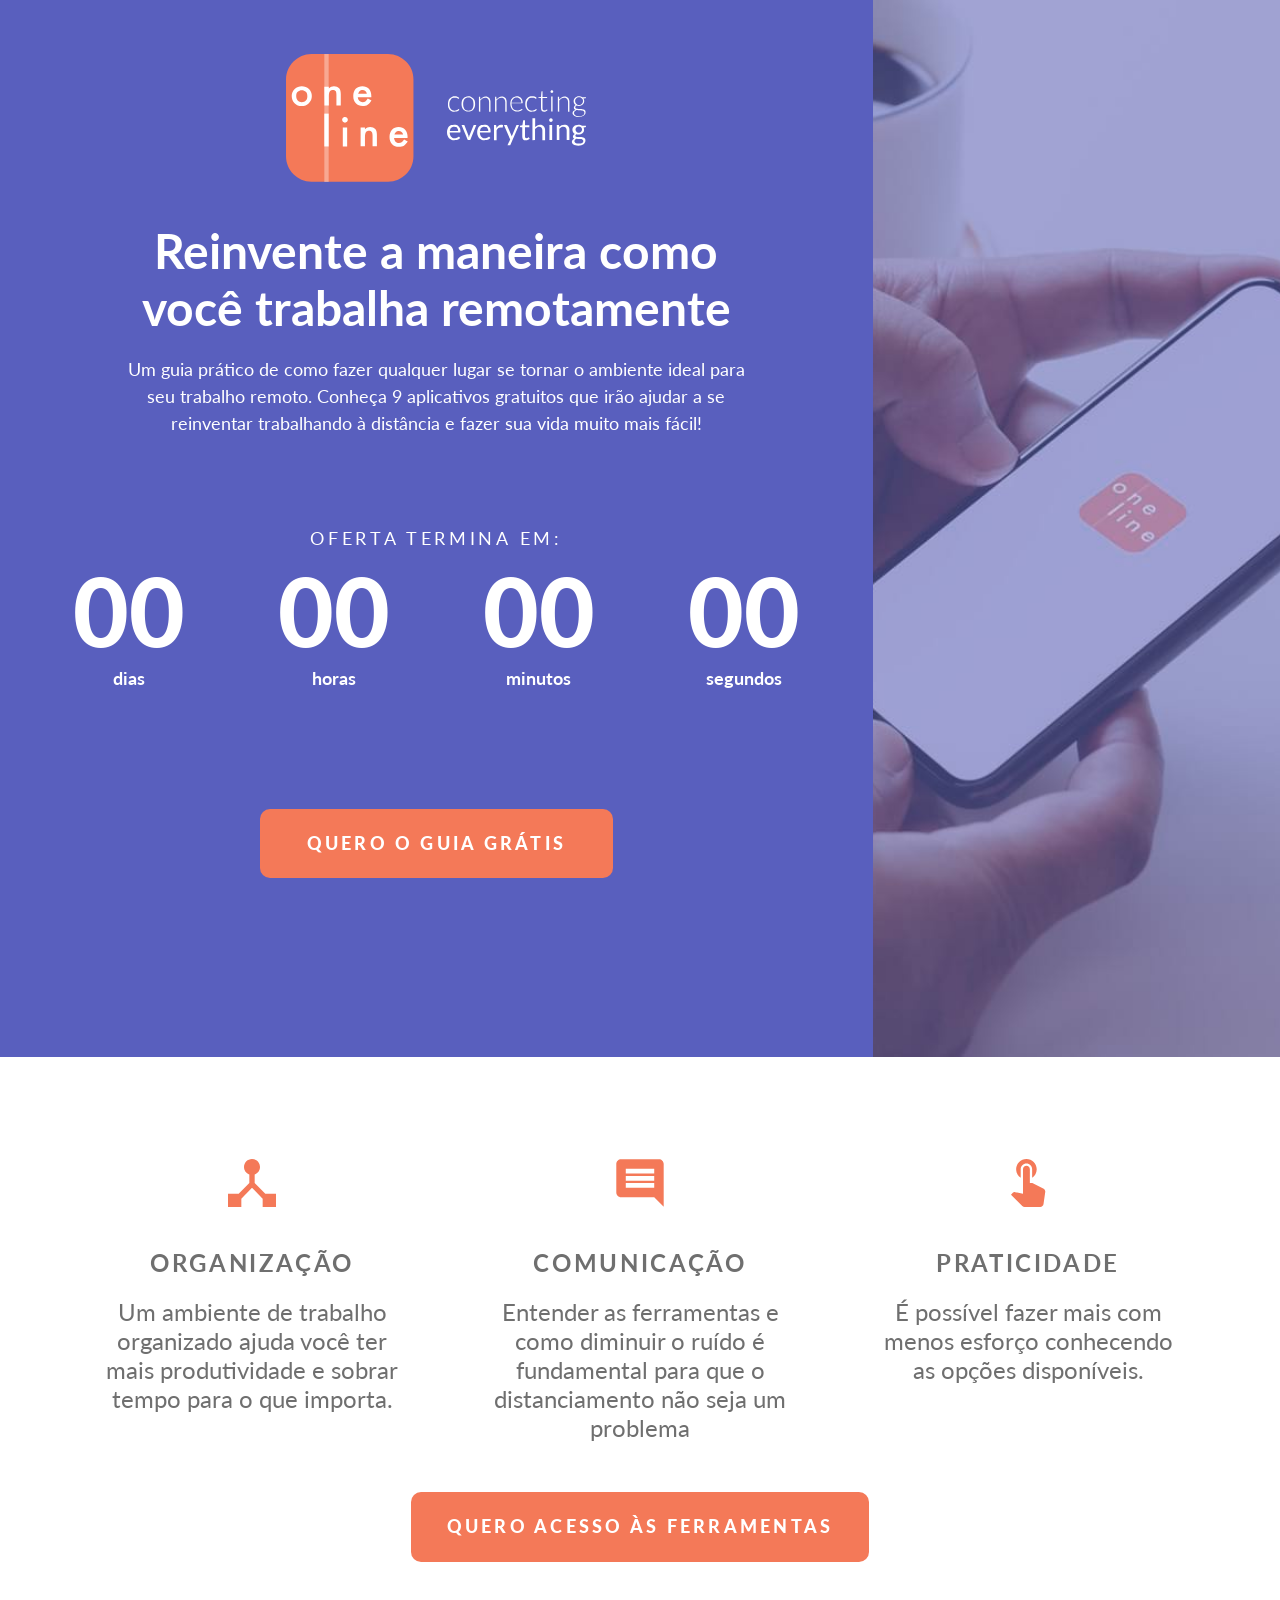
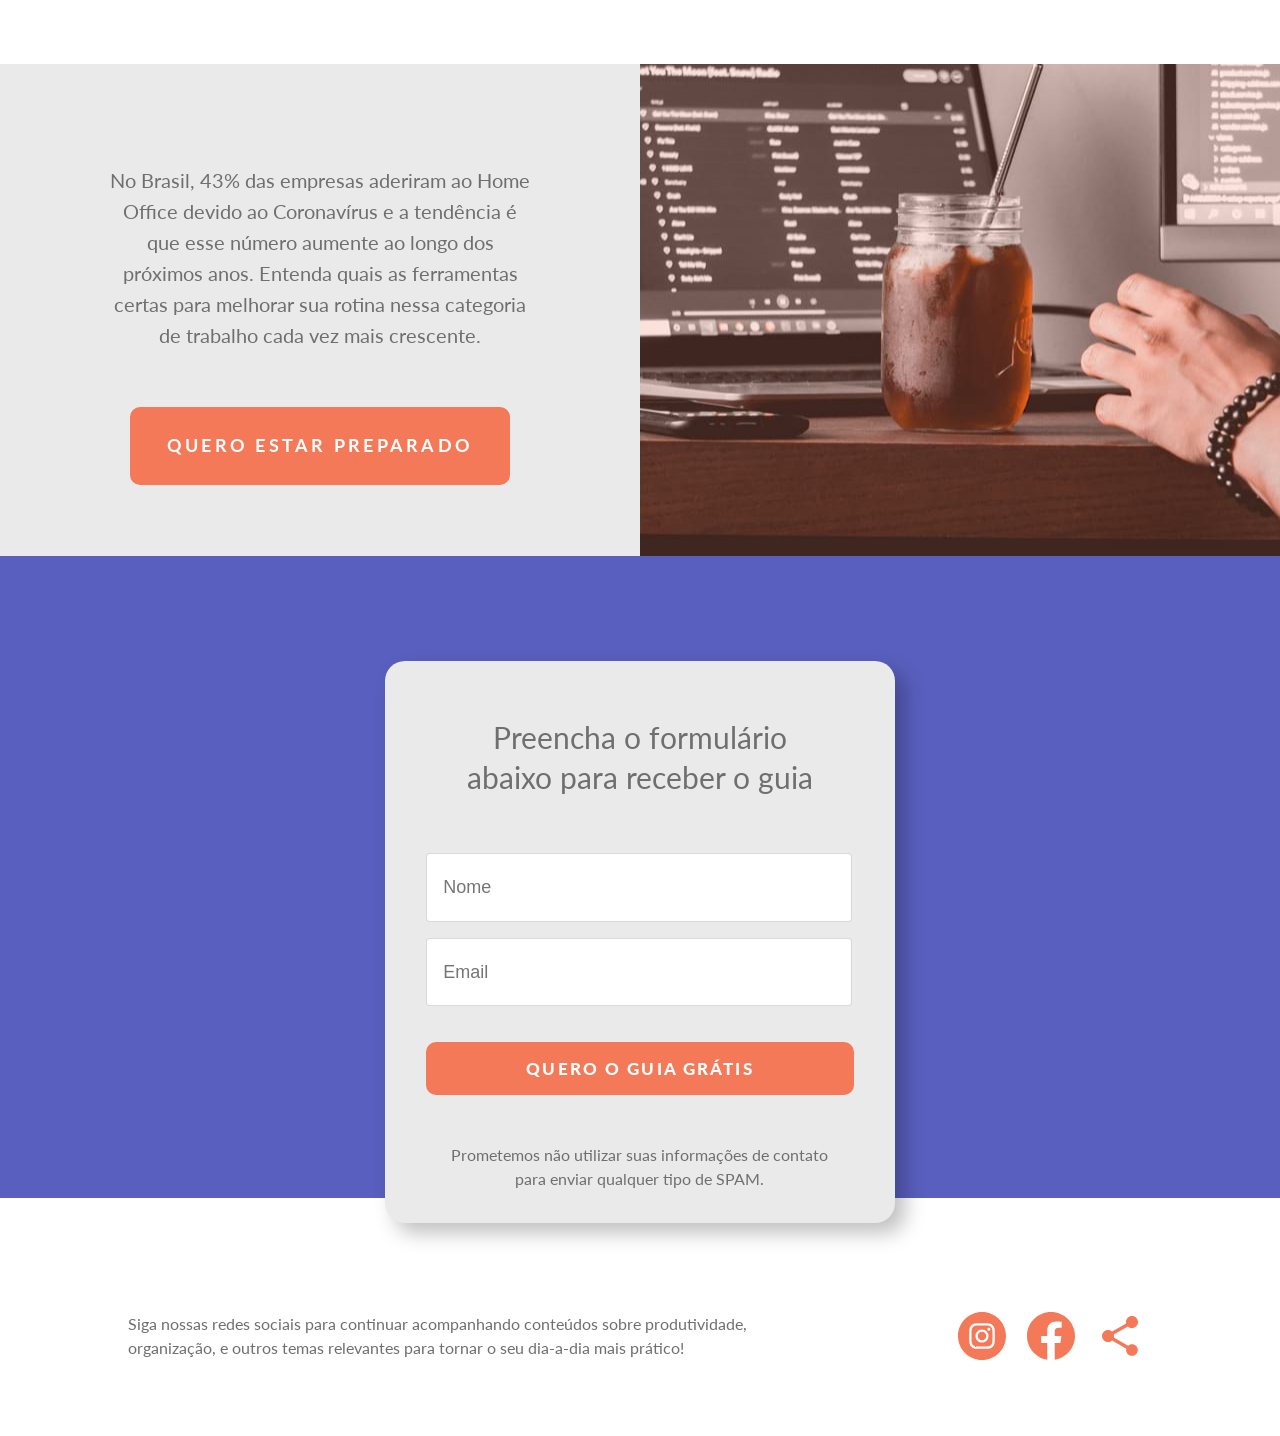
<file: index.html>
<!DOCTYPE html>
<html lang="pt-br">
    <head>
        <!-- Google Tag Manager -->
        <script>(function(w,d,s,l,i){w[l]=w[l]||[];w[l].push({'gtm.start': new Date().getTime(),event:'gtm.js'});var f=d.getElementsByTagName(s)[0],
                    j=d.createElement(s),dl=l!='dataLayer'?'&l='+l:'';j.async=true;j.src='https://www.googletagmanager.com/gtm.js?id='+i+dl;f.parentNode.insertBefore(j,f);
                })
                (window,document,'script','dataLayer','GTM-NMDZZ6T');
        </script>
        <!-- End Google Tag Manager -->

        <meta charset="utf-8"></meta>
        <meta name="viewport" content="width=device-width, initial-scale=1">
        <meta name="description" content="Reinvente a maneira como você trabalha remotamente"></meta>
        <title>One Line - Connecting Everything</title>

        <!-- LINKS -->
        <link rel="shortcut icon" href="./img/favicon.ico" type="image/x-icon">
        <link href="https://fonts.googleapis.com/css2?family=Lato:wght@300;400&display=swap" rel="stylesheet">
        <link rel="stylesheet" href="https://cdnjs.cloudflare.com/ajax/libs/font-awesome/4.7.0/css/font-awesome.min.css">
        <link rel="stylesheet" href="./css/index.css">
        <link rel="stylesheet" href="./css/countdown.css">
        
        <!-- SCRIPT JS -->
        <script src="./js/jquery-3.1.1.min.js"></script>
        <script src="./js/jquery-2.2.0.countdown.min.js"></script>
    </head>

    <body>
        <!-- Google Tag Manager (noscript) -->
        <noscript><iframe title="Google Tag Manager"src="https://www.googletagmanager.com/ns.html?id=GTM-NMDZZ6T" height="0" width="0" style="display:none;visibility:hidden"></iframe></noscript>
        <!-- End Google Tag Manager (noscript) -->

        <section class="sectionOne">
            <div class="divHeader">
                <div class="divLogo">
                    <img class="logo" src="./svg/logo2.svg" alt="Logo">
                    <h1>Reinvente a maneira como você trabalha remotamente</h1>
                    <p>Um guia prático de como fazer qualquer lugar se tornar o ambiente ideal para seu trabalho remoto. Conheça 9 aplicativos gratuitos que irão ajudar a se reinventar trabalhando à distância e fazer sua vida muito mais fácil! </p>
                    <h2>OFERTA TERMINA EM:</h2>

                    <!-- Countdown -->
                    <div class="div-countdown">
                        <ul id="countdown" class="countdown">
                            <li><span id="days"    class="countdown_time">00</span><span class="countdown_label">dias</span></li>
                            <li><span id="hours"   class="countdown_time">00</span><span class="countdown_label">horas</span></li>
                            <li><span id="minutes" class="countdown_time">00</span><span class="countdown_label">minutos</span></li>
                            <li><span id="seconds" class="countdown_time">00</span><span class="countdown_label">segundos</span></li>
                        </ul>
                    </div>

                    <button title="Botão para ir ao formulário do EBOOK"><a href="#download-tool">QUERO O GUIA GRÁTIS</a></button>
                </div>
                <div class="divImgHeader">
                </div>
            </div>
        </section>

        <section class="sectionTwo">
            <div class="divSectionTwo">
                <div class="divIcon">
                    <img class="icon" src="./svg/organizacao.svg" alt="Organização">
                    <h3>ORGANIZAÇÃO</h3>
                    <p>Um ambiente de trabalho organizado ajuda você ter mais produtividade e sobrar tempo para o que importa.</p>
                </div>

                <div class="divIcon">
                    <img class="icon" src="./svg/comunicacao.svg" alt="Comunicação">
                    <h3>Comunicação</h3>
                    <p>Entender as ferramentas 
                        e como diminuir o ruído
                        é fundamental para que o distanciamento não seja 
                        um problema</p>
                </div>

                <div class="divIcon">
                    <img class="icon" src="./svg/praticidade.svg" alt="Praticidade">
                    <h3>Praticidade</h3>
                    <p>É possível fazer mais com menos esforço conhecendo as opções disponíveis.</p>
                </div>
            </div>
            <div id="botaoFerramentas" class="divButtonFerramentas">
                <button aria-labelledby="botaoFerramentas" class="buttonFerramentas" ><a href="#download-tool">QUERO ACESSO ÀS FERRAMENTAS</a></button>
            </div>
        </section>

        <section class="sectionThree">
            <div class="divSectionThree">
                <div class="divSectionThreeText">
                    <p>No Brasil, 43% das empresas aderiram ao 
                        Home Office devido ao Coronavírus e a tendência é que esse número aumente ao longo dos próximos anos. Entenda quais as ferramentas certas para melhorar sua rotina nessa categoria de trabalho cada vez mais crescente.</p>
                         <button class="buttonQuero" ><a href="#download-tool">QUERO ESTAR PREPARADO</a></button>
                    </div>
                    <div class="divSectionImg"></div>
            </div>
        </section>


        <section id="download-tool" class="sectionFour">
            <div class="divForm">

                <h3 aria-labelledby="download-tool" class="">Preencha o formulário abaixo para receber o guia</h3>
  
                <form
                  method="POST"
                  action="https://smtl.gama.academy/leads/db22b662-915e-11ea-9e98-2f3c29e0891c"
                >
                  <div id="inputName" class="form-group">
                    <input
                      name="name"
                      type="text"
                      placeholder="Nome"
                      pattern="^\D{2,}\s[\D\s]{2,}$"
                      title="Campo para seu nome completo"
                      class="form-control form-control-lg"
                      required
                      aria-label="Digite seu nome completo"
                      aria-labelledby="inputName download-tool"                      
                    />
                  </div>
  
                  <div id="inputEmail" class="form-group">
                    <input
                      name="email"
                      type="email"
                      placeholder="Email"
                      title="Campo para um email válido"
                      class="form-control form-control-lg"
                      required
                      aria-label="Campo para um email válido"
                      aria-labelledby="inputEmail download-tool"                      
                    />
                  </div>
  
                  <input
                    name="redirectTo"
                    type="hidden"
                    value="https://lifeoneline.com.br/thankyou"
                  />
  
                  <!-- <input name="debugMode" type="hidden" value="true"/> -->
  
                  <button title="Envia formulário para receber EBOOK" aria-labelledby="download-tool" type="submit" class="btn btn-lg btn-block button-submit mb-4" >QUERO O GUIA GRÁTIS</button>
  
                  <p class="text-center text-muted" aria-labelledby="download-tool">Prometemos não utilizar suas informações de contato para enviar qualquer tipo de SPAM.</p>
  
                </form>
              </div>
        </section>
        <footer>
                <div aria-labelledby="texto_footer" class="footerText">
                    <p id="texto_footer" class="texto_footer">Siga nossas redes sociais para continuar acompanhando conteúdos sobre produtividade, organização, e outros temas relevantes para tornar o seu dia-a-dia mais prático!</p>
                </div>

                <div class="socialIcons">
                    <ul>
                        <li><a href="https://www.instagram.com/oneline.life/" target="_blank" rel="noopener" ><img src='./svg/instagram.svg' alt="icon Instagram"/></a></li>                  
                        <li><a href="https://www.facebook.com/oneline.life/" target="_blank" rel="noopener" ><img src='./svg/facebook.svg' alt="icon Facebook"/></a></li>
                        <!-- Share -->
                        <li data-href="https://www.facebook.com/oneline.life/" data-layout="button" data-size="small"> 
                            <a target="_blank" rel="noopener" OnClick="window.open(this.href,'targetWindow','toolbar=no,location=0,status=no,menubar=no,scrollbars=yes,resizable=yes,width=600,height=250'); return false;" href="https://www.facebook.com/sharer/sharer.php?u=https%3A%2F%2Fwww.facebook.com%2Foneline.life%2F&src=sdkpreparse" class="fb-xfbml-parse-ignore">
                                <img src='img/share.svg' alt="icon share" />
                            </a>
                        </li>
                    </ul>
                </div>
        </footer>

        <script src="./js/countdown.js"></script>
    </body>
</html>
</file>
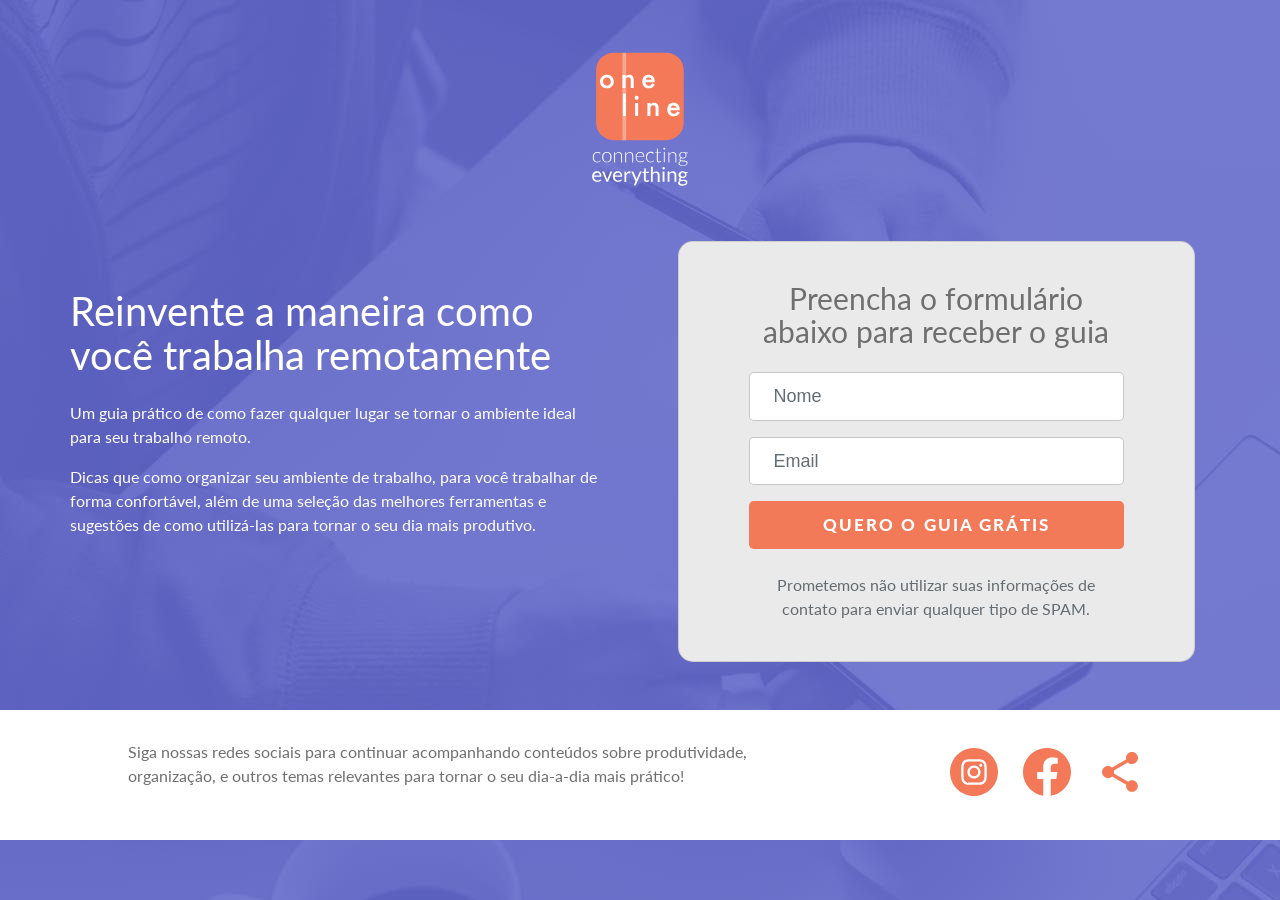
<file: home.html>
<!DOCTYPE html>
<html lang="en">
  <head>
    <!-- Google Tag Manager -->
    <script>(function(w,d,s,l,i){w[l]=w[l]||[];w[l].push({'gtm.start': new Date().getTime(),event:'gtm.js'});var f=d.getElementsByTagName(s)[0],
              j=d.createElement(s),dl=l!='dataLayer'?'&l='+l:'';j.async=true;j.src='https://www.googletagmanager.com/gtm.js?id='+i+dl;f.parentNode.insertBefore(j,f);
            })
            (window,document,'script','dataLayer','GTM-NMDZZ6T');
    </script>
    <!-- End Google Tag Manager -->

    <meta charset="UTF-8" />
    <meta name="viewport" content="width=device-width, initial-scale=1.0" />
    <title>One Line - Connecting Everything</title>
    <link rel="shortcut icon" href="./img/favicon.ico" type="image/x-icon">
    
    <link href="https://fonts.googleapis.com/css2?family=Lato:wght@300;400&display=swap" rel="stylesheet">
    <link rel="stylesheet" href="./css/bootstrap.min.css" />
    <link rel="stylesheet" href="./css/home.css" />
  </head>

  <body>
    <!-- Google Tag Manager (noscript) -->
    <noscript><iframe src="https://www.googletagmanager.com/ns.html?id=GTM-NMDZZ6T" height="0" width="0" style="display:none;visibility:hidden"></iframe></noscript>
    <!-- End Google Tag Manager (noscript) -->

    <header class="header mb-5">
      <div class="mx-auto pt-5 logo-box">
        <img class="logo" src="img/logo.svg" alt="logo">
      </div>
    </header>

    <main class="container">
      <section class="row">
<div class="col-md left-panel mt-5">
          <h1 class="mb-4">Reinvente a maneira como você trabalha remotamente</h1>

          <p class="mb-3">
            Um guia prático de como fazer qualquer lugar se tornar o ambiente ideal para seu trabalho remoto.
          </p>

          <p class="mb-3">
            Dicas que como organizar seu ambiente de trabalho, para você trabalhar de forma confortável, além de uma seleção das melhores ferramentas e sugestões de como utilizá-las para tornar o seu dia mais produtivo.
          </p>
        </div>

        <div class="col-md">
          <div class="card">
            <div class="card-body">

              <h3 class="card-title text-center mb-4">Preencha o formulário abaixo para receber o guia</h3>

              <form
                method="POST"
                action="https://smtl.gama.academy/leads/db22b662-915e-11ea-9e98-2f3c29e0891c"
              >
                <div id="divNome" class="form-group">
                  <input
                    name="name"
                    type="text"
                    placeholder="Nome"
                    pattern="^\D{2,}\s[\D\s]{2,}$"
                    title="Digite seu nome completo"
                    class="form-control form-control-lg"
                    required
                  />
                </div>

                <div id="divEmail" class="form-group">
                  <input
                    name="email"
                    type="email"
                    placeholder="Email"
                    title="Digite um email válido"
                    class="form-control form-control-lg"
                    required
                  />
                </div>

                <input
                  name="redirectTo"
                  type="hidden"
                  value="https://lifeoneline.com.br/thankyou.html"
                />

                <!-- input name="debugMode" type="hidden" value="true"/> -->

                <button type="submit" class="btn btn-lg btn-block button-submit mb-4">QUERO O GUIA GRÁTIS</button>

                <p class="text-center text-muted">Prometemos não utilizar suas informações de contato para enviar qualquer tipo de SPAM.</p>

              </form>
            </div>
          </div>
        </div>
      </section>
    </main>

    <footer class="footer container-full mt-5">
      <div>
        <div class="row">
          <div class="col-md-7 col-xs-12 divFooter">
            <p>Siga nossas redes sociais para continuar acompanhando conteúdos sobre produtividade, organização, e outros temas relevantes para tornar o seu dia-a-dia mais prático!</p>
          </div>

          <div class="redes col-md-5  col-xs-12">
            <ul class="list-inline">
              <li class="list-inline-item">
                <a href="https://www.instagram.com/oneline.life/" target="_blank">
                  <img src="./img/instagram.svg" alt="">
                </a>
              </li>
              <li class="list-inline-item">
                <a href="https://www.facebook.com/oneline.life/" target="_blank">
                  <img src="./img/facebook.svg" alt="">
                </a>
              </li>
              <li class="list-inline-item" data-href="https://www.facebook.com/oneline.life/" data-layout="button" data-size="small">
                <a target="_blank" rel="noopener" OnClick="window.open(this.href,'targetWindow','toolbar=no,location=0,status=no,menubar=no,scrollbars=yes,resizable=yes,width=600,height=250'); return false;" href="https://www.facebook.com/sharer/sharer.php?u=https%3A%2F%2Fwww.facebook.com%2Foneline.life%2F&src=sdkpreparse" class="fb-xfbml-parse-ignore">
                  <img src='img/share.svg' alt="icon share" />
              </a>
              </li>
            </ul>
          </div>
        </div>
      </div>
    </footer>
  </body>
</html>
</file>
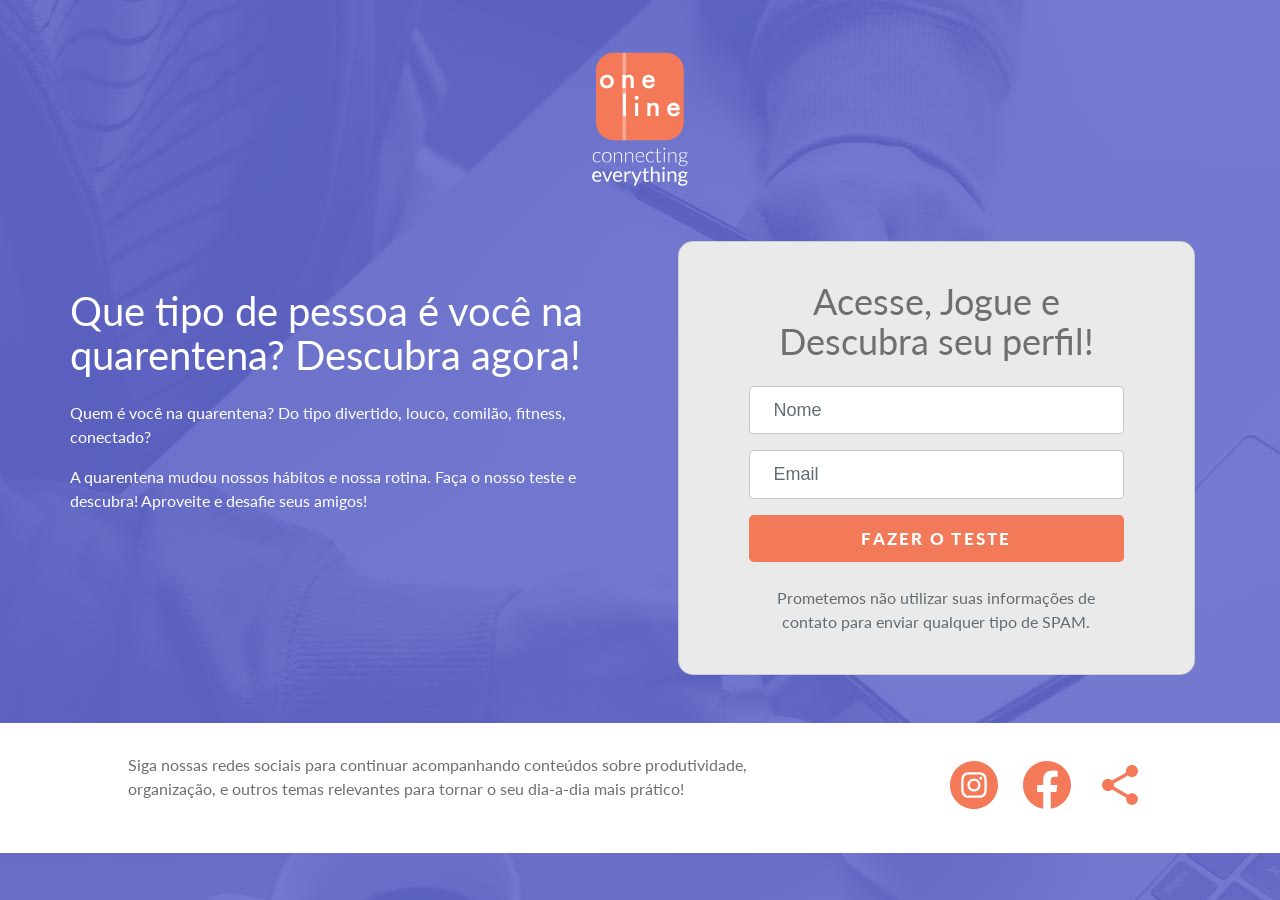
<file: homequiz.html>
<!DOCTYPE html>
<html lang="en">
  <head>
    <!-- Google Tag Manager -->
    <script>(function(w,d,s,l,i){w[l]=w[l]||[];w[l].push({'gtm.start': new Date().getTime(),event:'gtm.js'});var f=d.getElementsByTagName(s)[0],
              j=d.createElement(s),dl=l!='dataLayer'?'&l='+l:'';j.async=true;j.src='https://www.googletagmanager.com/gtm.js?id='+i+dl;f.parentNode.insertBefore(j,f);
            })
            (window,document,'script','dataLayer','GTM-NMDZZ6T');
    </script>
    <!-- End Google Tag Manager -->

    <meta charset="UTF-8" />
    <meta name="viewport" content="width=device-width, initial-scale=1.0" />
    <title>One Line - Connecting Everything</title>
    <link rel="shortcut icon" href="./img/favicon.ico" type="image/x-icon">
    
    <link href="https://fonts.googleapis.com/css2?family=Lato:wght@300;400&display=swap" rel="stylesheet">
    <link rel="stylesheet" href="./css/bootstrap.min.css" />
    <link rel="stylesheet" href="./css/homequiz.css" />
  </head>

  <body>
    <!-- Google Tag Manager (noscript) -->
    <noscript><iframe src="https://www.googletagmanager.com/ns.html?id=GTM-NMDZZ6T" height="0" width="0" style="display:none;visibility:hidden"></iframe></noscript>
    <!-- End Google Tag Manager (noscript) -->

    <header class="header mb-5">
      <div class="mx-auto pt-5 logo-box">
        <img class="logo" src="img/logo.svg" alt="logo">
      </div>
    </header>

    <main class="container">
      <section class="row">
        <div class="col-md left-panel mt-5">
          <h1 class="mb-4">Que tipo de pessoa é você na quarentena? Descubra agora!</h1>

          <p class="mb-3">
            Quem é você na quarentena? Do tipo divertido, louco, comilão, fitness, conectado?
          </p>
          <p class="mb-3">
            A quarentena mudou nossos hábitos e nossa rotina. Faça o nosso teste e descubra! Aproveite e desafie seus amigos!
          </p>
        </div>

        <div class="col-md">
          <div class="card">
            <div class="card-body">

              <h3 class="card-title text-center mb-4">Acesse, Jogue e Descubra seu perfil!</h3>

              <form
                method="POST"
                action="https://smtl.gama.academy/leads/db22b662-915e-11ea-9e98-2f3c29e0891c"
              >
                <div id="divNome" class="form-group">
                  <input
                    name="name"
                    type="text"
                    placeholder="Nome"
                    pattern="^\D{2,}\s[\D\s]{2,}$"
                    title="Digite seu nome completo"
                    class="form-control form-control-lg"
                    required
                  />
                </div>

                <div id="divEmail" class="form-group">
                  <input
                    name="email"
                    type="email"
                    placeholder="Email"
                    title="Digite um email válido"
                    class="form-control form-control-lg"
                    required
                  />
                </div>

                <input
                  name="redirectTo"
                  type="hidden"
                  value="https://www.tryinteract.com/share/quiz/5ebcfb8a015d3200143954c7"
                />

                <!-- input name="debugMode" type="hidden" value="true"/> -->

                <button type="submit" class="btn btn-lg btn-block button-submit mb-4">FAZER O TESTE</button>

                <p class="text-center text-muted">Prometemos não utilizar suas informações de contato para enviar qualquer tipo de SPAM.</p>

              </form>
            </div>
          </div>
        </div>
      </section>
    </main>

    <footer class="footer container-full mt-5">
      <div>
        <div class="row">
          <div class="col-md-7 col-xs-12 divFooter">
            <p>Siga nossas redes sociais para continuar acompanhando conteúdos sobre produtividade, organização, e outros temas relevantes para tornar o seu dia-a-dia mais prático!</p>
          </div>

          <div class="redes col-md-5  col-xs-12">
            <ul class="list-inline">
              <li class="list-inline-item">
                <a href="https://www.instagram.com/oneline.life/" target="_blank">
                  <img src="./img/instagram.svg" alt="">
                </a>
              </li>
              <li class="list-inline-item">
                <a href="https://www.facebook.com/oneline.life/" target="_blank">
                  <img src="./img/facebook.svg" alt="">
                </a>
              </li>
              <li class="list-inline-item" data-href="https://www.facebook.com/oneline.life/" data-layout="button" data-size="small">
                <a target="_blank" rel="noopener" OnClick="window.open(this.href,'targetWindow','toolbar=no,location=0,status=no,menubar=no,scrollbars=yes,resizable=yes,width=600,height=250'); return false;" href="https://www.facebook.com/sharer/sharer.php?u=https%3A%2F%2Fwww.facebook.com%2Foneline.life%2F&src=sdkpreparse" class="fb-xfbml-parse-ignore">
                  <img src='img/share.svg' alt="icon share" />
              </a>
              </li>
            </ul>
          </div>
        </div>
      </div>
    </footer>
  </body>
</html>
</file>
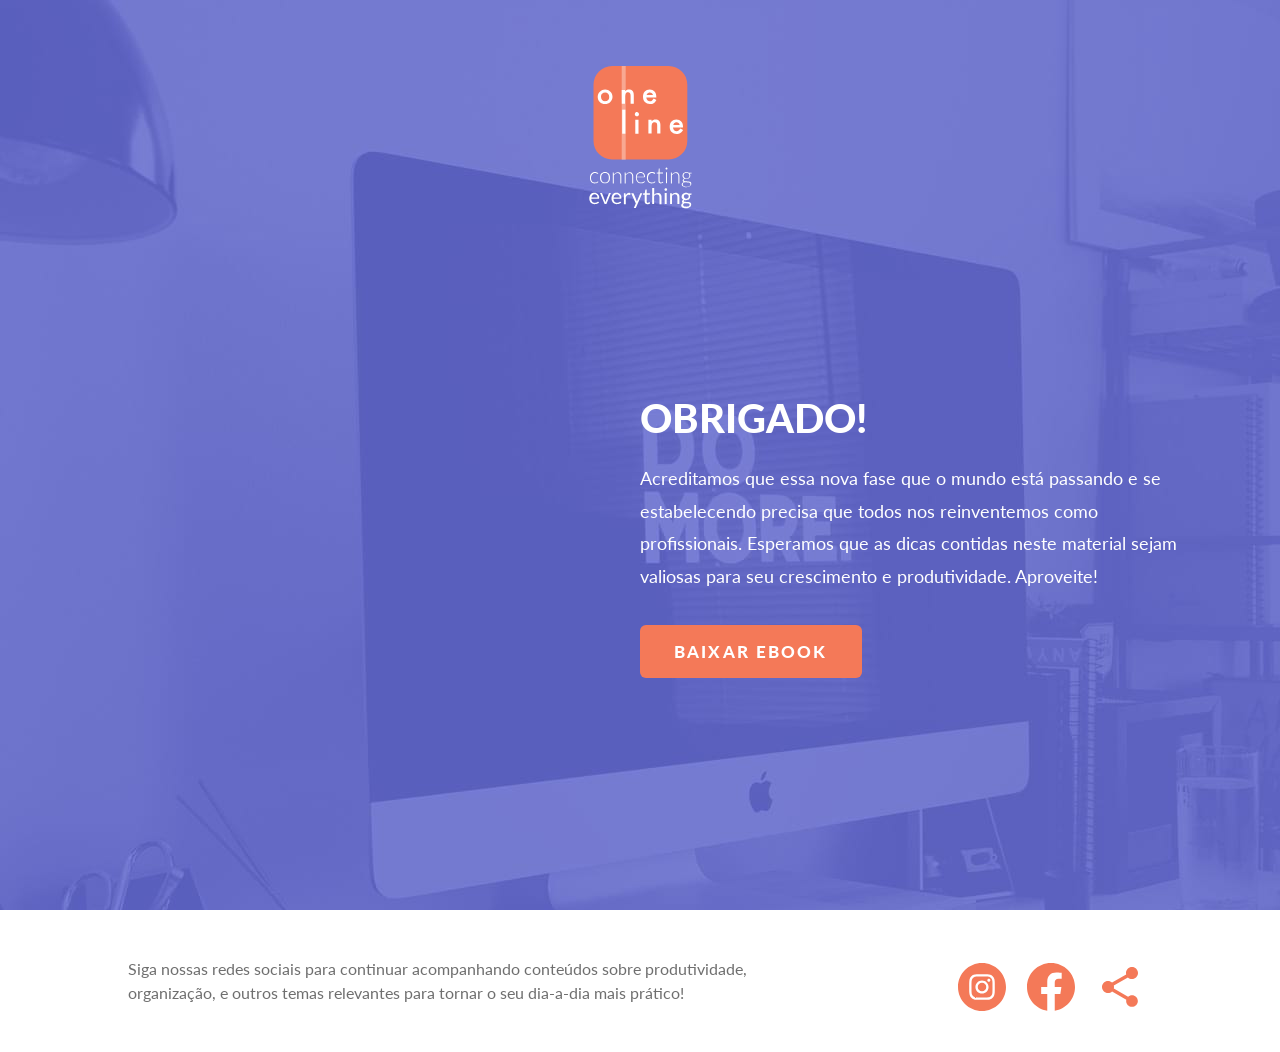
<file: thankyou.html>
<!DOCTYPE html>

<html lang="pt-br">

<head>
    <!-- Google Tag Manager -->
    <script>(function (w, d, s, l, i) {
            w[l] = w[l] || []; w[l].push({ 'gtm.start': new Date().getTime(), event: 'gtm.js' }); var f = d.getElementsByTagName(s)[0],
                j = d.createElement(s), dl = l != 'dataLayer' ? '&l=' + l : ''; j.async = true; j.src = 'https://www.googletagmanager.com/gtm.js?id=' + i + dl; f.parentNode.insertBefore(j, f);
        })
            (window, document, 'script', 'dataLayer', 'GTM-NMDZZ6T');
    </script>
    <!-- End Google Tag Manager -->

    <meta charset="utf-8">
    </meta>
    <meta name="viewport" content="width=device-width, initial-scale=1">
    <meta name="description" content="Obrigada - Reinvente a maneira como você trabalha remotamente">
    </meta>
    <title>One Line - Connecting Everything</title>
    <link rel="shortcut icon" href="./img/favicon.ico" type="image/x-icon">
    <link href="https://fonts.googleapis.com/css2?family=Lato:wght@300;400&display=swap" rel="stylesheet">
    <link rel="stylesheet" href="https://cdnjs.cloudflare.com/ajax/libs/font-awesome/4.7.0/css/font-awesome.min.css">
    <link rel="stylesheet" href="css/thankyou.css">
</head>

<body>
    <!-- Google Tag Manager (noscript) -->
    <noscript><iframe src="https://www.googletagmanager.com/ns.html?id=GTM-NMDZZ6T" height="0" width="0" style="display:none;visibility:hidden"></iframe></noscript>
    <!-- End Google Tag Manager (noscript) -->

    <header>
        <img class="logo" src="img/logo.svg" alt="logo">
    </header>
    <section class="container">
        <div class="empetyDiv"></div>
        <div class="textDiv">
            <h1 class="texto_obrigado">OBRIGADO!</h1>
            <p class="texto_agradecimento">Acreditamos que essa nova fase que o mundo está passando e se estabelecendo precisa que todos nos
                reinventemos como profissionais. Esperamos que as dicas contidas neste material sejam valiosas para seu crescimento e produtividade. Aproveite!</p>
            <a href="https://bit.ly/37Bddrr" download=""><button class="botao_ebook">BAIXAR EBOOK</button></a>
        </div>

    </section>

    <footer>
        <div class="footerText">
            <p class="texto_footer">Siga nossas redes sociais para continuar acompanhando conteúdos sobre produtividade, organização, e outros temas relevantes para tornar o seu dia-a-dia mais prático!</p>
        </div>

        <div class="socialIcons">
            <ul>
                <li><a href="https://www.instagram.com/oneline.life/" target="_blank" rel="noopener"><img src='img/instagram.svg' alt="icon Instagram" /></a></li>
                <li><a href="https://www.facebook.com/oneline.life/" target="_blank" rel="noopener"><img src='img/facebook.svg' alt="icon Facebook" /></a></li>

                <!-- Share -->
                <li data-href="https://www.facebook.com/oneline.life/" data-layout="button" data-size="small">
                    <a target="_blank" rel="noopener" OnClick="window.open(this.href,'targetWindow','toolbar=no,location=0,status=no,menubar=no,scrollbars=yes,resizable=yes,width=600,height=250'); return false;" href="https://www.facebook.com/sharer/sharer.php?u=https%3A%2F%2Fwww.facebook.com%2Foneline.life%2F&src=sdkpreparse" class="fb-xfbml-parse-ignore">
                        <img src='img/share.svg' alt="icon share" />
                    </a>
                </li>
            </ul>
        </div>

    </footer>
</body>

</html>
</file>
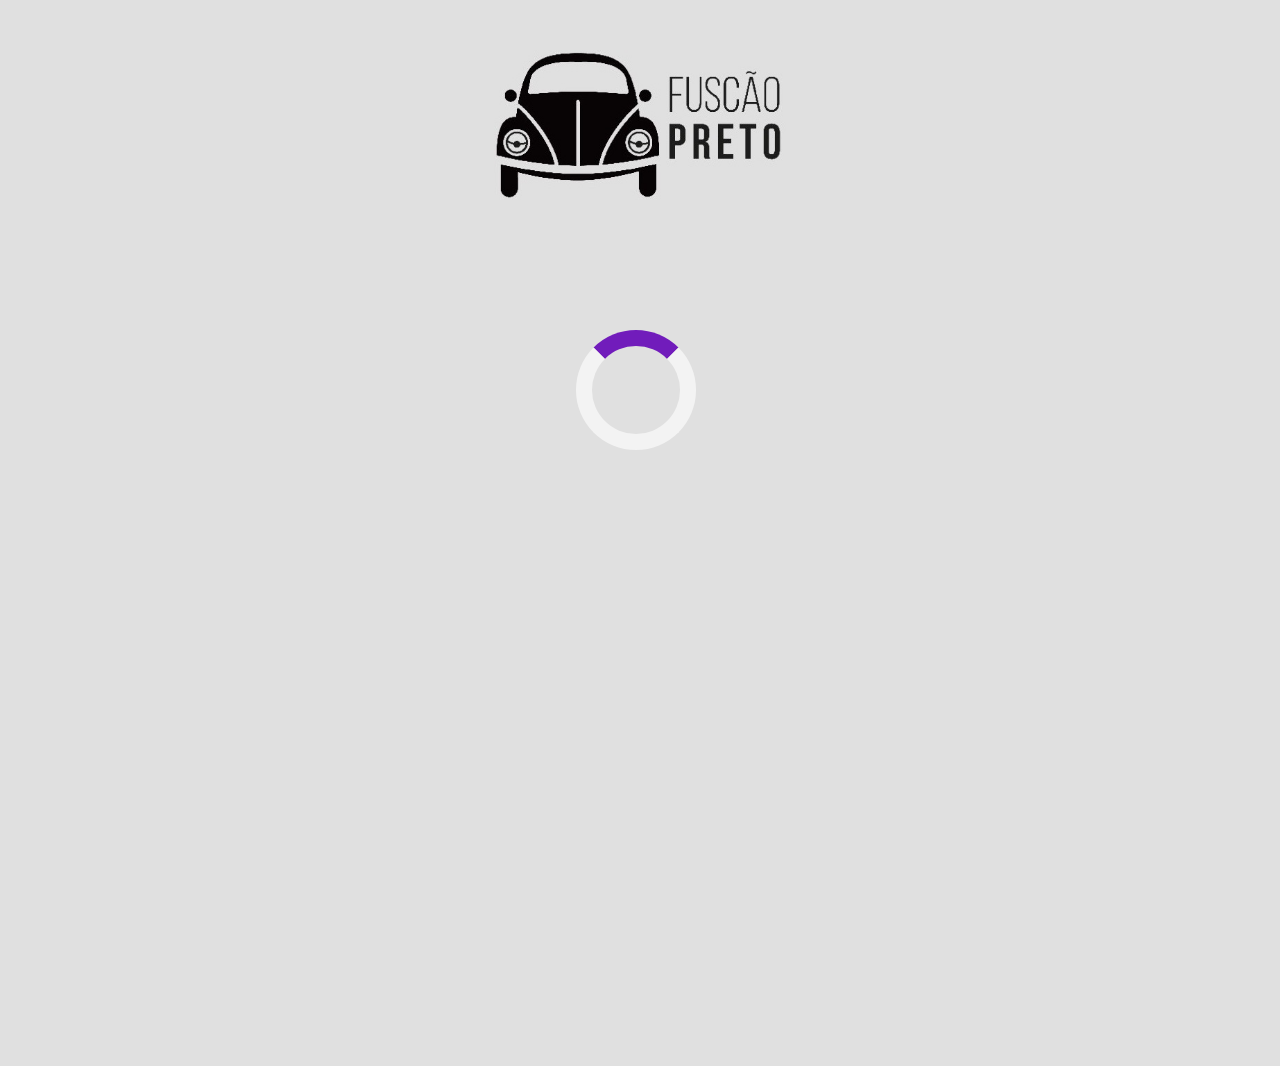
<file: leads/leads.html>
<!DOCTYPE html>
<html lang="en">
    <head>
        <meta charset="utf-8" />
        <title>Leads</title>
        <link rel="stylesheet" href="./css/leads.css">
        <script src="./js/Chart.min.js"></script>
        <script src="./js/vue.min.js"></script>
    </head>
    <body>
        
        <header> 
            <img class="logo" src="./img/logo.jpg" alt="logo">
        </header>

        <section class="container">
            <div id="app">
                <!-- Loading -->
                <div class="loader" :class="{hide: !loading}"></div>

                <div :class="{hide: loading}">
                    <!-- Gráfico de Barras -->
                    <div class="chart-container">
                        <canvas id="graphBarras" width="400" height="300"></canvas>
                    </div>

                    <!-- Gráfico de Pizza -->
                    <div class="chart-container">
                        <canvas id="graphPizza" width="600" height="300"></canvas>
                    </div>

                    <!-- disclaimer -->
                    <div class="disclaimer one-edge-shadow">
                        <p>Dados brutos, podem conter emails duplicados, inválidos, dentre outras coisas.</p>
                        <p>A contagem final pode ser ligeiramente diferente dependendo dos critérios adotatos.</p>
                    </div>
                </div>
            </div>
        </section>

        <script src='./js/leads-vue.js'></script>
    </body>
</html>
</file>
<file: css/index.css>
body, h1, h2, h3, p, ul, button,section  {
	padding: 0px;
    margin: 0px;
    font-weight: normal;
    font-stretch: normal;
    font-style: normal;
    letter-spacing: normal;
    font-family: Lato;
}

button {
    border: none;
    cursor: pointer;
}

img {
    display: block;
    max-width: 100%;
}

html {
    scroll-behavior: smooth;
}

a {
    color: white;
    text-decoration: inherit;
}

.sectionOne{
    display: flex;
    align-items: center;
    text-align: center;
    background-color: #595fbe;
}
.divHeader {
    display: flex;
    width: 100%;
}

.divImgHeader {
    width: 35%;
    background-image: url(../img/phone.jpg);
    background-repeat: no-repeat;
    background-position: center;
    background-size: cover; /* a imagem é um pouco menor em altura */
    background-position: calc(50% - 50px) 50%; /* para ficar na mesma posição que está no zeplin */
}

.divLogo {
    width: 75%;
}
.divLogo h1 {
    font-size: 48px;
    font-weight: bold;
    color: #ffffff;
    width: 599px;
    margin: 0 auto;
}

img.logo {
    width: 300px;
    max-width: 100%;
    max-height: 100%;
}

.logo {
    padding: 53.8px 0 40.2px 0;
    margin: 0 auto;
}


.divLogo p {
    width: 640px;
    font-size: 18px;
    line-height: 1.5;
    color: #ffffff;
    padding: 20px 0 88px 0;
    margin: 0 auto;
}
.divLogo h2 {
    font-size: 18px;
    line-height: 1.5;
    letter-spacing: 3.69px;
    color: #ffffff;
    margin: 0 auto;
}
.divLogo button {
    border-radius: 10px;
    margin-top: 120px;
    padding: 22px 47px;
    background-color: #f47958;
    font-family: Lato;
    font-size: 18px;
    font-weight: 900;
    line-height: 1.43;
    letter-spacing: 3.24px;
    color: #ffffff;
    margin-bottom: 179px;
}


/*SECTION TWO*/

.divSectionTwo {
    display: flex;
}
img.icon {
    width: 48px;
    height: 48px;
    margin: 0 auto;

}
section.sectionTwo {
    padding: 102px;
}
.divSectionTwo h3 {
    width: 219px;
    font-size: 24px;
    font-weight: bold;
    letter-spacing: 2.64px;
    color: #6f6f6f;
    margin: 0 auto;
    padding: 41px 0 20px 0;
    text-transform: uppercase;
}
.divSectionTwo {
    text-align: center;
}
.divSectionTwo {
    display: flex;
    justify-content: center;
}
.divSectionTwo p {
    width: 309px;
    font-size: 24px;
    color: #6f6f6f;
    margin: 0 auto;
    
}

.divIcon{
    padding-right: 79px;
}
.divIcon:last-child {
    padding-right: 0;
}
.socialIcons ul {
    display: flex;
}
.buttonFerramentas {
    border-radius: 10px;
    background-color: #f47958;
    padding: 22px 35.3px;
    font-size: 18px;
    font-weight: 900;
    line-height: 1.43;
    letter-spacing: 3.24px;
    color: #ffffff;
    outline: none;
}

.divButtonFerramentas {
    justify-content: center;
    display: flex;
    padding-top: 50px;
}


/*SECTION 3*/

.divSectionThree {
    display: flex;
    text-align: center;
}
.divSectionThree p {
    width: 426px;
    font-size: 20px;
    line-height: 1.55;
    color: #6f6f6f;
    margin: 0 auto;
}
.divSectionImg{
    background-image: url(../img/computer.jpg);
    background-repeat: no-repeat;
    background-position: center;
}
.divSectionThreeText {
    align-self: center;
    padding: 101px 0 71px 0;
    background-color: #eaeaea;
}
.divSectionThreeText, .divSectionImg {
    width: 50%;
}

.buttonQuero {
    line-height: 1.43;
    letter-spacing: 3.24px;
    color: #ffffff;
    background-color: #f47958;
    margin-top: 56px;
    padding: 26px 37px;
    border-radius: 10px;
    font-size: 1.125em;
    font-weight: bold;
}

/*SECTION 4 */
.sectionFour {
    display: flex;
    justify-content: center;
    background-color: #595fbe;
}
.divForm {
    /* width: 25%; */
    border-radius: 20px;
    box-shadow: 10px 10px 20px 0 rgba(0, 0, 0, 0.25);
    background-color: #eaeaea;
    text-align: center;
    padding: 0 41px;
}

.sectionFour {
    display: flex;
    justify-content: center;
    padding-top: 105px;
}
.sectionFour .divForm h3 {
    font-size: 30px;
    line-height: 1.34;
    color: #6f6f6f;
    padding: 56px 0;
    max-width: 354px;
    margin: 0 auto;
}

#divEmail input, #divNome input {
    -webkit-text-stroke: 0.01px #ffffff;
    font-size: 18px;
    color: #6f6f6f;
}
.form-group {
    margin-bottom: 1rem;
}
.form-control {
    display: block;
    padding-left: 16px;
    font-size: 18px;
    line-height: 1.25;
    color: #464a4c;
    background-color: #fff;
    border: 1px solid rgba(0,0,0,.15);
    border-radius: .25rem;
    padding: 22px 0 22px 16px;
    width: calc(100% - 20px);
}
button.btn.btn-lg.btn-block.button-submit.mb-4 {
    font-size: 17px;
    font-weight: 900;
    letter-spacing: 2.13px;
    color: #ffffff;
    border-radius: 10px;
    background-color: #f47958;
    padding: 16px 100px;
    margin-bottom: 48px;
    margin-top: 20px;
    width: 100%;
}

p.text-center.text-muted {
    width: 411px;
    font-size: 16px;
    line-height: 1.5;
    color: #6f6f6f;
    padding-bottom: 32px;
    margin: 0 auto;
    max-width: 400px;
}




/*FOOTER*/
footer {
    margin-top: -2%;
    display: flex;
    align-items: center;
    justify-content: space-between;
    background-color: #ffffff;
    padding: 106px 10% 68px 10%;
    
}

.socialIcons img {
    width: 48px;
    height: 48px;
    object-fit: contain;
}

footer .texto_footer {
    width: 669px;
    font-size: 16px;
    line-height: 1.5;
    color: #6f6f6f;
}


footer li {
    list-style: none;
    padding: 8px;
}
footer li:not(:last-child) {
    margin-right: 5px;
}

.socialIcons {
    flex-direction: row;
    display: flex;
}


@media all and (max-width: 1175px) { 
    
    .divSectionTwo {
        flex-direction: column;
    }
    .divSectionTwo p {
        padding-bottom: 9%;
    }
    .divIcon {
        padding-right: 0;
    }
    .divButtonFerramentas {
        padding-top: 0;
    }

}

@media all and (max-width: 1055px) { 
    footer {
        flex-wrap: wrap;
        padding-bottom: 50px;
        margin-top: -6%;
    }

    footer p {
        max-width: none;
    }
    footer {
        justify-content: center;
    }
    footer .texto_footer {
        text-align: center;
        padding-top: 25px;
    }
    .socialIcons {
        order: 1;
    }
    .footerText{
        order: 2;
    }
    .divLogo {
        width: 100%;
    }
    .divImgHeader {
        width: 100%;
        height: 300px;
        background-position: 50% 50%;
    }
    .divHeader, .divSectionThree {
        flex-direction: column;
    }
    .divLogo button {
        margin-bottom: 53.8px;
    }
    .divSectionThreeText, .divSectionImg {
        width: 100%;
    }
    .divSectionImg {
        height: 400px;
    }
    
    
}

@media all and (max-width: 820px) { 

    footer .texto_footer {
        width: auto!important;
        max-width: none!important;
   }
   footer .texto_footer {
        text-align: center;
    }

 }
@media all and (max-width: 634px) { 

    .divLogo h1 {
        font-size: 44px;
    }
    .divLogo p, .divSectionTwo p, .divLogo h1, .divSectionThree p , p.text-center.text-muted {
        width: auto;
    }
    .divLogo p {
        padding-left: 20px;
        padding-right: 20px;
    }
    .divLogo button, .buttonFerramentas, .buttonQuero {
        padding: 22px 21px;
    }
    section.sectionTwo, .divSectionThree p {
        padding-left: 20px;
        padding-right: 20px;
    }
    .divForm {
        width: 82%;
        padding: 0 18px;
    }
    footer {
        margin-top: -14%;
    }

}
</file>
<file: css/countdown.css>
#countdown {
    list-style: none;
    padding: 0;
    display: block;
    text-align: center;
}
    
#countdown li { 
    display: inline-block; 
    padding: 0 32px;
}

.countdown_label {
    width: 137px;
    font-family: Lato;
    font-size: 18px;
    font-weight: bold;
    font-stretch: normal;
    font-style: normal;
    line-height: normal;
    letter-spacing: normal;
    color: #ffffff;
    display: block;
}
  
.countdown_time {
    width: 119px;
    font-family: Lato;
    font-size: 96px;
    font-weight: 900;
    font-stretch: normal;
    font-style: normal;
    line-height: normal;
    letter-spacing: normal;
    color: #ffffff;
}
</file>
<file: css/home.css>
@import url('https://fonts.googleapis.com/css2?family=Lato:wght@400;700&display=swap');

/* Reset */
body, h1, h2, h3, p, ul, button {
	padding: 0px;
  margin: 0px;
  font-weight: normal;
  font-stretch: normal;
  font-style: normal;
  letter-spacing: normal;
  font-family: 'Lato', sans-serif;
}

body {
  background-color: #595fbf;
  color: #252525;
  background-image: url(../img/home_background.jpg);
}

* {
	box-sizing: border-box;
}

img {
	display: block;
  max-width: 100%;
}

button {
  cursor: pointer;
}

.logo {

  width: 107px;
  height: 145.4px;
}

.logo-box {
  width: 100px;
}

/* MAIN */

.left-panel {
  color: white;

  margin-right: 35px;
  padding: 0;
}

.titulo {
  font-size: 48px;
  font-weight: bold;
  color: #ffffff;
}
.texto {
  max-width: 540px;
  font-size: 18px;
  line-height: 1.5;
  color: #ffffff;
}

.card {
  padding-top: 40px;
  padding-left: 70px;
  padding-right: 70px;
  padding-bottom: 40px;
  border-radius: 15px;
  margin-left: 20px;
  background-color: #eaeaea;
}

.card h3 {
  font-size: 30px;
  color: #6f6f6f;
}

.card p {
  font-size: 16px;
  line-height: 1.5;
  color: #6f6f6f;
}

.button-submit {
  font-weight: bold;
  color: white;
  background-color: #f27a58;
}

#divEmail input, #divNome input {
  -webkit-text-stroke: 0.01px #ffffff;
  font-size: 18px;
  color: #6f6f6f;
}

.btn {
  font-size: 17px;
  font-weight: 900;
  letter-spacing: 2.13px;
  color: #ffffff;
}

.form-control-lg {
  width: 100%;
}

.footer {
  color: #757575;
  background-color: white;
  padding: 30px 10%;
}

.footer p {
  font-size: 16px;
  line-height: 1.5;
  color: #6f6f6f;
  width: 669px;
}

.redes.col-md-5.col-xs-12 {
  text-align: right;
}
.redes ul li {
  padding: 8px;
}

.redes img {
  width: 48px;
  height: 48px;
}

@media all and (max-width: 1055px) {

  .footer p {
    width: auto;
  }
  
}

@media all and (max-width: 1029px) {
  .col-md-7.col-xs-12.divFooter {
    text-align: center;
    margin: 0 auto;
    order: 2;
  } 
  footer .row {
    flex-direction: column;
  }
  .redes.col-md-5.col-xs-12 {
    text-align: center;
    margin: 0 auto;
  }
  .redes.col-md-7.col-xs-12 {
    text-align: center;
    margin: 0 auto;
  }
  .footer p {
    padding-top: 25px;
  }
}


@media all and (max-width: 634px) { 
  .h1, h1 {
      font-size: 2rem;
  }
  section.row {
    padding: 0 20px;
  }
  .list-inline {
      text-align: center;
  }
  .footer {
    padding-left: 0;
    padding-right: 0;
  }
  footer .row {
    padding: 0 20px;
}

  .card {
    padding-left: 20px;
    padding-right: 20px;
    margin-left: 0;
  }
  .col-md {
    padding-right: 0;
    padding-left: 0;
  }
  .divFooter {
    padding: 30px 0 30px 0;
  }
  .row {
    margin-right: 0;
    margin-left: 0;
  }
}
</file>
<file: css/homequiz.css>
@import url('https://fonts.googleapis.com/css2?family=Lato:wght@400;700&display=swap');

/* Reset */
body, h1, h2, h3, p, ul, button {
	padding: 0px;
  margin: 0px;
  font-weight: normal;
  font-stretch: normal;
  font-style: normal;
  letter-spacing: normal;
  font-family: 'Lato', sans-serif;
}

body {
  background-color: #595fbf;
  color: #252525;
  background-image: url(../img/home_background.jpg);
}

* {
	box-sizing: border-box;
}

img {
	display: block;
  max-width: 100%;
}

button {
  cursor: pointer;
}

.logo {

  width: 107px;
  height: 145.4px;
}

.logo-box {
  width: 100px;
}

/* MAIN */

.left-panel {
  color: white;

  margin-right: 35px;
  padding: 0;
}

.titulo {
  font-size: 48px;
  font-weight: bold;
  color: #ffffff;
}
.texto {
  max-width: 540px;
  font-size: 18px;
  line-height: 1.5;
  color: #ffffff;
}

.card {
  padding-top: 40px;
  padding-left: 70px;
  padding-right: 70px;
  padding-bottom: 40px;
  border-radius: 15px;
  margin-left: 20px;
  background-color: #eaeaea;
}

.card h3 {
  font-size: 36px;
  color: #6f6f6f;
}

.card p {
  font-size: 16px;
  line-height: 1.5;
  color: #6f6f6f;
}

.button-submit {
  font-weight: bold;
  color: white;
  background-color: #f27a58;
}

#divEmail input, #divNome input {
  -webkit-text-stroke: 0.01px #ffffff;
  font-size: 18px;
  color: #6f6f6f;
}

.btn {
  font-size: 17px;
  font-weight: 900;
  letter-spacing: 2.13px;
  color: #ffffff;
}

.form-control-lg {
  width: 100%;
}

.footer {
  color: #757575;
  background-color: white;
  padding: 30px 10%;
}

.footer p {
  font-size: 16px;
  line-height: 1.5;
  color: #6f6f6f;
  width: 669px;
}

.redes.col-md-5.col-xs-12 {
  text-align: right;
}
.redes ul li {
  padding: 8px;
}

.redes img {
  width: 48px;
  height: 48px;
}

@media all and (max-width: 1055px) {

  .footer p {
    width: auto;
  }
  
}

@media all and (max-width: 1029px) {
  .col-md-7.col-xs-12.divFooter {
    text-align: center;
    margin: 0 auto;
    order: 2;
  } 
  footer .row {
    flex-direction: column;
  }
  .redes.col-md-5.col-xs-12 {
    text-align: center;
    margin: 0 auto;
  }
  .redes.col-md-7.col-xs-12 {
    text-align: center;
    margin: 0 auto;
  }
  .footer p {
    padding-top: 25px;
  }
}


@media all and (max-width: 634px) { 
  .h1, h1 {
      font-size: 2rem;
  }
  section.row {
    padding: 0 20px;
  }
  .list-inline {
      text-align: center;
  }
  .footer {
    padding-left: 0;
    padding-right: 0;
  }
  footer .row {
    padding: 0 20px;
}

  .card {
    padding-left: 20px;
    padding-right: 20px;
    margin-left: 0;
  }
  .col-md {
    padding-right: 0;
    padding-left: 0;
  }
  .divFooter {
    padding: 30px 0 30px 0;
  }
  .row {
    margin-right: 0;
    margin-left: 0;
  }
}
</file>
<file: css/thankyou.css>
body, h1, h2, h3, p, ul, button  {
	padding: 0px;
    margin: 0px;
    font-weight: normal;
    font-stretch: normal;
    font-style: normal;
    letter-spacing: normal;
    font-family: Lato;
}

body {
    background-color: #595fbe;
    background-image: url(../img/thankyoupage.jpg);
}

header{
    display: flex;
    justify-content: center;
    padding-top: 66px;
}

.logo {
    width: 107px;
    height: 145.4px;
}

.container{
    display: flex;
    align-items: center;
    padding: 183px 174px 232px 174px;

}

.empetyDiv{
    flex-grow: 2;
    width: 179px;
}
.textDiv{
    flex-grow: 1;
    width: 179px;
}

.texto_obrigado {
    font-size: 2.5em;
    font-weight: 900;
    color: #ffffff;
    padding-bottom: 20px;
}

.botao_ebook {
    border-radius: 6px;
    background-color: #f47958;
    border: none;
    font-size: 17px;
    font-weight: 900;
    letter-spacing: 2.13px;
    color: #ffffff;
    padding: 16px 34px;
    cursor: pointer;
    outline: none;
}

.texto_agradecimento {
  font-size: 18px;
  line-height: 1.8;
  color: #ffffff;
  padding-bottom: 33px;
}

footer {
    display: flex;
    align-items: center;
    justify-content: space-between;
    background-color: #ffffff;
    padding: 30px 10%;
}

.socialIcons img {
    width: 48px;
    height: 48px;
    object-fit: contain;
    padding-top: 15px;
}
.socialIcons ul {
    display: flex;
}
footer .texto_footer {
    width: 669px;
    font-size: 16px;
    line-height: 1.5;
    color: #6f6f6f;

}


footer li {
    list-style: none;
    padding: 8px;
}
footer li:not(:last-child) {
    margin-right: 5px;
}

.socialIcons {
    flex-direction: row;
    display: flex;
}
@media all and (max-width: 1307px) { 
    .empetyDiv {
        flex-grow: 1;
    }
    .container {
        padding-left: 100px;
        padding-right: 100px;
    }
}

@media all and (max-width: 1175px) { 

    .empetyDiv{
        display: none;
    }

}

@media all and (max-width: 1055px) { 
    footer {
        flex-wrap: wrap;
        padding-bottom: 50px;
    }

    footer p {
        max-width: none;
    }
    footer {
        justify-content: center;
    }
    footer .texto_footer {
        text-align: center;
    }
    .socialIcons {
        order: 1;
    }
    .footerText{
        order: 2;
    }
    

}

@media all and (max-width: 820px) { 

    footer .texto_footer {
        width: auto!important;
        max-width: none!important;
   }
   footer .texto_footer {
        text-align: center;
    }

 }
@media all and (max-width: 634px) { 

    .container {
        padding-left: 50px;
        padding-right: 50px;
    }
    .texto_agradecimento {
        font-size: 16px;
    }
    .texto_obrigado {
        font-size: 2em;
    }
}
</file>
<file: leads/css/leads.css>
/* RESET */
body, h1, h2, h3, p, ul {
	padding: 0px;
	margin: 0px;
}

* {
	box-sizing: border-box;
}

img {
    display: block;
    max-width: 100%;
}


/* LAYOUT */
body {
    background-color: rgb(224, 224, 224);
}

header {
    /* display: flex; */
    /* justify-content: center; */
    padding-top: 40px;
}

.logo {
    width: 292px;
    height: 150px;
    margin: 10px auto 40px auto;
}

.chart-container {
    max-width: 600px;
    max-height: 600px;

    position: relative;
    height: 100%; /* height:40vh;  */
    width:80vw;
    display: inline-block;
    margin: 40px; 

    vertical-align: top;
}

.loader {
    border: 16px solid #f3f3f3; /* Light grey */
    border-top: 16px solid rgb(113, 28, 187);
    border-radius: 50%;
    width: 120px;
    height: 120px;
    animation: spin 1s linear infinite;

    position: fixed;
    margin: 10vh 45vw;
  }
  
  @keyframes spin {
    0% { transform: rotate(0deg); }
    100% { transform: rotate(360deg); }
  }

.hide {
    visibility: hidden;
}

.disclaimer{
    width: fit-content;
    background-color: rgba(220, 128, 1, 0.16);
    border: 1px solid #ffb40b;
    border-radius: 12px;
    padding: 10px;
    display: block;
    margin: 0 auto;
    /* box-shadow: 0px 0px 2px #ffb103 */
    box-shadow: 0 10px 20px rgba(0,0,0,0.19), 0 6px 6px rgba(0,0,0,0.23);
    font-family: Consolas, 'Courier New', Courier, monospace;
    text-align: center;
}
</file>
